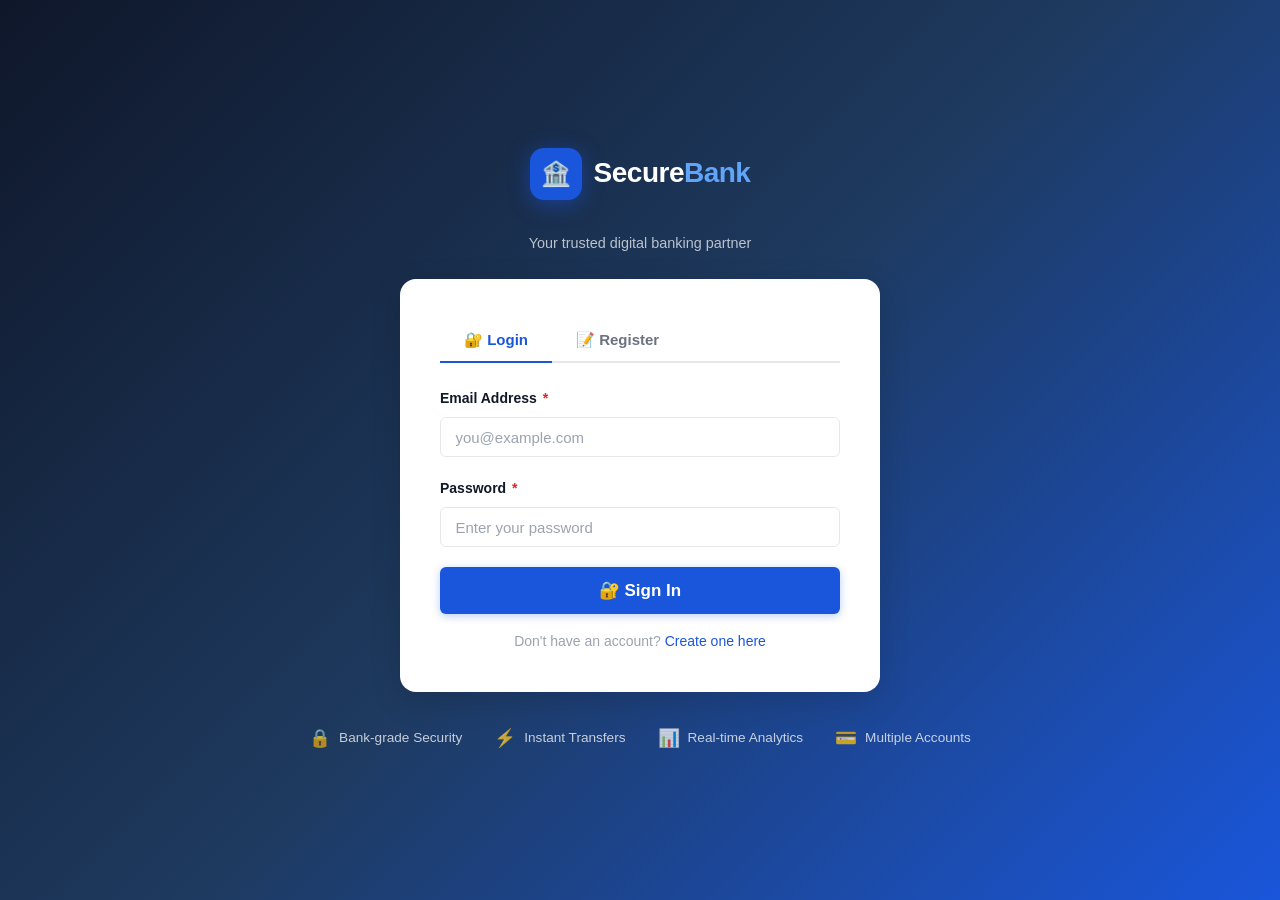
<file: frontend/index.html>
<!DOCTYPE html>
<html lang="en">
<head>
  <meta charset="UTF-8" />
  <meta name="viewport" content="width=device-width, initial-scale=1.0" />
  <title>SecureBank — Login &amp; Register</title>
  <link rel="stylesheet" href="css/style.css" />
  <link rel="stylesheet" href="css/responsive.css" />
  <style>
    .auth-divider { text-align:center; margin:1.25rem 0; position:relative; color:var(--text-muted); font-size:.85rem; }
    .auth-divider::before,
    .auth-divider::after { content:''; position:absolute; top:50%; width:42%; height:1px; background:var(--border); }
    .auth-divider::before { left:0; } .auth-divider::after { right:0; }
    .features { display:flex; gap:2rem; margin-top:2rem; flex-wrap:wrap; justify-content:center; }
    .feature { display:flex; align-items:center; gap:.5rem; color:rgba(255,255,255,.75); font-size:.85rem; }
    .feature-icon { font-size:1.1rem; }
  </style>
</head>
<body>
<div class="auth-page">
  <a href="index.html" class="auth-logo">
    <div class="auth-logo-icon">🏦</div>
    <div class="auth-logo-text">Secure<span>Bank</span></div>
  </a>
  <p class="auth-tagline">Your trusted digital banking partner</p>

  <div class="auth-card mt-4">
    <!-- Tabs -->
    <div class="tabs">
      <button class="tab-btn active" data-tab="login" data-tab-group="auth">🔐 Login</button>
      <button class="tab-btn" data-tab="register" data-tab-group="auth">📝 Register</button>
    </div>

    <!-- LOGIN TAB -->
    <div class="tab-content active" data-tab="login" data-tab-group="auth">
      <div id="loginAlert"></div>
      <form id="loginForm" novalidate>
        <div class="form-group">
          <label class="form-label" for="loginEmail">Email Address <span class="required">*</span></label>
          <input type="email" class="form-control" id="loginEmail" name="loginEmail"
                 placeholder="you@example.com" autocomplete="email" />
        </div>
        <div class="form-group">
          <label class="form-label" for="loginPassword">Password <span class="required">*</span></label>
          <input type="password" class="form-control" id="loginPassword" name="loginPassword"
                 placeholder="Enter your password" autocomplete="current-password" />
        </div>
        <button type="submit" class="btn btn-primary btn-block btn-lg" id="loginBtn">
          🔐 Sign In
        </button>
      </form>
      <p class="text-center text-muted mt-4" style="font-size:.875rem;">
        Don't have an account?
        <a href="#" onclick="switchTab('register')">Create one here</a>
      </p>
    </div>

    <!-- REGISTER TAB -->
    <div class="tab-content" data-tab="register" data-tab-group="auth">
      <div id="registerAlert"></div>
      <form id="registerForm" novalidate>
        <div class="form-row">
          <div class="form-group">
            <label class="form-label" for="regFirstName">First Name <span class="required">*</span></label>
            <input type="text" class="form-control" id="regFirstName" name="regFirstName"
                   placeholder="John" autocomplete="given-name" />
          </div>
          <div class="form-group">
            <label class="form-label" for="regLastName">Last Name <span class="required">*</span></label>
            <input type="text" class="form-control" id="regLastName" name="regLastName"
                   placeholder="Doe" autocomplete="family-name" />
          </div>
        </div>
        <div class="form-group">
          <label class="form-label" for="regEmail">Email Address <span class="required">*</span></label>
          <input type="email" class="form-control" id="regEmail" name="regEmail"
                 placeholder="you@example.com" autocomplete="email" />
        </div>
        <div class="form-group">
          <label class="form-label" for="regPhone">Phone Number <span class="required">*</span></label>
          <input type="tel" class="form-control" id="regPhone" name="regPhone"
                 placeholder="+1 (555) 000-0000" autocomplete="tel" />
        </div>
        <div class="form-group">
          <label class="form-label" for="regAddress">Address</label>
          <input type="text" class="form-control" id="regAddress" name="regAddress"
                 placeholder="123 Main St, City, State" autocomplete="street-address" />
        </div>
        <div class="form-row">
          <div class="form-group">
            <label class="form-label" for="regPassword">Password <span class="required">*</span></label>
            <input type="password" class="form-control" id="regPassword" name="regPassword"
                   placeholder="Min. 8 characters" autocomplete="new-password" />
          </div>
          <div class="form-group">
            <label class="form-label" for="regConfirmPassword">Confirm Password <span class="required">*</span></label>
            <input type="password" class="form-control" id="regConfirmPassword" name="regConfirmPassword"
                   placeholder="Repeat password" autocomplete="new-password" />
          </div>
        </div>
        <button type="submit" class="btn btn-primary btn-block btn-lg" id="registerBtn">
          📝 Create Account
        </button>
      </form>
      <p class="text-center text-muted mt-4" style="font-size:.875rem;">
        Already have an account?
        <a href="#" onclick="switchTab('login')">Sign in here</a>
      </p>
    </div>
  </div>

  <div class="features">
    <div class="feature"><span class="feature-icon">🔒</span> Bank-grade Security</div>
    <div class="feature"><span class="feature-icon">⚡</span> Instant Transfers</div>
    <div class="feature"><span class="feature-icon">📊</span> Real-time Analytics</div>
    <div class="feature"><span class="feature-icon">💳</span> Multiple Accounts</div>
  </div>
</div>

<script src="js/script.js"></script>
<script>
  // Redirect if already logged in
  (function() {
    const user = getCurrentUser();
    if (user) window.location.href = 'dashboard.html';
  })();

  function switchTab(tabName) {
    document.querySelectorAll('.tab-btn').forEach(b => {
      b.classList.toggle('active', b.dataset.tab === tabName);
    });
    document.querySelectorAll('.tab-content').forEach(c => {
      c.classList.toggle('active', c.dataset.tab === tabName);
    });
  }

  // ===== LOGIN =====
  document.getElementById('loginForm').addEventListener('submit', async function(e) {
    e.preventDefault();
    clearAlert('loginAlert');

    const email = document.getElementById('loginEmail').value.trim();
    const password = document.getElementById('loginPassword').value;

    if (!email || !password) {
      showAlert('loginAlert', 'Please enter your email and password.', 'warning');
      return;
    }

    setLoading('loginBtn', true, 'Signing in...');
    try {
      const user = await makeRequest('POST', '/api/users/login', { email, password });
      setCurrentUser(user);
      window.location.href = 'dashboard.html';
    } catch (err) {
      showAlert('loginAlert', err.message || 'Invalid email or password. Please try again.', 'danger');
      setLoading('loginBtn', false);
    }
  });

  // ===== REGISTER =====
  document.getElementById('registerForm').addEventListener('submit', async function(e) {
    e.preventDefault();
    clearAlert('registerAlert');

    const firstName = document.getElementById('regFirstName').value.trim();
    const lastName = document.getElementById('regLastName').value.trim();
    const email = document.getElementById('regEmail').value.trim();
    const phone = document.getElementById('regPhone').value.trim();
    const address = document.getElementById('regAddress').value.trim();
    const password = document.getElementById('regPassword').value;
    const confirmPassword = document.getElementById('regConfirmPassword').value;

    // Validation
    if (!firstName || !lastName || !email || !phone || !password) {
      showAlert('registerAlert', 'Please fill in all required fields.', 'warning');
      return;
    }
    if (!/^[^\s@]+@[^\s@]+\.[^\s@]+$/.test(email)) {
      showAlert('registerAlert', 'Please enter a valid email address.', 'warning');
      return;
    }
    if (password.length < 8) {
      showAlert('registerAlert', 'Password must be at least 8 characters.', 'warning');
      return;
    }
    if (password !== confirmPassword) {
      showAlert('registerAlert', 'Passwords do not match.', 'warning');
      return;
    }

    setLoading('registerBtn', true, 'Creating account...');
    try {
      const user = await makeRequest('POST', '/api/users/register', {
        firstName, lastName, email, phone, address, password
      });
      setCurrentUser(user);
      window.location.href = 'dashboard.html';
    } catch (err) {
      showAlert('registerAlert', err.message || 'Registration failed. Email may already be in use.', 'danger');
      setLoading('registerBtn', false);
    }
  });
</script>
</body>
</html>
</file>
<file: frontend/css/style.css>
/* ===== CSS VARIABLES ===== */
:root {
  --primary: #1a56db;
  --primary-dark: #1340b0;
  --primary-light: #e8f0fd;
  --secondary: #6b7280;
  --secondary-dark: #4b5563;
  --success: #057a55;
  --success-light: #def7ec;
  --danger: #e02424;
  --danger-light: #fde8e8;
  --warning: #d97706;
  --warning-light: #fef3c7;
  --info: #0694a2;
  --info-light: #e0f7f9;

  --bg: #f3f4f6;
  --bg-card: #ffffff;
  --bg-nav: #1e3a5f;
  --bg-nav-hover: #2a4f80;
  --bg-footer: #1e3a5f;

  --text-primary: #111827;
  --text-secondary: #6b7280;
  --text-muted: #9ca3af;
  --text-nav: #e2e8f0;
  --text-on-primary: #ffffff;

  --border: #e5e7eb;
  --border-focus: #1a56db;
  --radius: 10px;
  --radius-sm: 6px;
  --radius-lg: 16px;

  --shadow-sm: 0 1px 3px rgba(0,0,0,.08);
  --shadow: 0 4px 16px rgba(0,0,0,.10);
  --shadow-lg: 0 8px 32px rgba(0,0,0,.14);
  --shadow-card: 0 2px 8px rgba(26,86,219,.08);

  --transition: 0.2s ease;
  --font: 'Segoe UI', 'Inter', Arial, sans-serif;
  --font-mono: 'Courier New', monospace;

  --nav-height: 64px;
  --sidebar-w: 240px;
}

/* ===== DARK MODE ===== */
@media (prefers-color-scheme: dark) {
  :root {
    --bg: #0f172a;
    --bg-card: #1e293b;
    --bg-nav: #0f172a;
    --bg-nav-hover: #1e293b;
    --text-primary: #f1f5f9;
    --text-secondary: #94a3b8;
    --text-muted: #64748b;
    --border: #334155;
    --primary-light: #1e3a5f;
    --success-light: #052e16;
    --danger-light: #450a0a;
    --warning-light: #451a03;
    --info-light: #083344;
    --shadow-sm: 0 1px 3px rgba(0,0,0,.3);
    --shadow: 0 4px 16px rgba(0,0,0,.4);
    --shadow-lg: 0 8px 32px rgba(0,0,0,.5);
    --shadow-card: 0 2px 8px rgba(0,0,0,.3);
  }
}

/* ===== RESET & BASE ===== */
*, *::before, *::after { box-sizing: border-box; margin: 0; padding: 0; }

html { font-size: 16px; scroll-behavior: smooth; }

body {
  font-family: var(--font);
  background: var(--bg);
  color: var(--text-primary);
  line-height: 1.6;
  min-height: 100vh;
}

a { color: var(--primary); text-decoration: none; transition: color var(--transition); }
a:hover { color: var(--primary-dark); }

img { max-width: 100%; }

ul { list-style: none; }

/* ===== TYPOGRAPHY ===== */
h1, h2, h3, h4, h5, h6 {
  font-weight: 700;
  line-height: 1.3;
  color: var(--text-primary);
}
h1 { font-size: 2rem; }
h2 { font-size: 1.5rem; }
h3 { font-size: 1.25rem; }
h4 { font-size: 1.1rem; }

p { color: var(--text-secondary); }

/* ===== LAYOUT ===== */
.page-wrapper {
  display: flex;
  flex-direction: column;
  min-height: 100vh;
}

.container {
  max-width: 1200px;
  margin: 0 auto;
  padding: 0 1.5rem;
  width: 100%;
}

.main-content {
  flex: 1;
  padding: 2rem 1.5rem;
  max-width: 1200px;
  margin: 0 auto;
  width: 100%;
}

/* ===== NAVIGATION ===== */
.navbar {
  background: var(--bg-nav);
  height: var(--nav-height);
  position: sticky;
  top: 0;
  z-index: 1000;
  box-shadow: 0 2px 12px rgba(0,0,0,.3);
}

.navbar-inner {
  display: flex;
  align-items: center;
  justify-content: space-between;
  height: 100%;
  max-width: 1200px;
  margin: 0 auto;
  padding: 0 1.5rem;
}

.navbar-brand {
  display: flex;
  align-items: center;
  gap: 0.6rem;
  font-size: 1.4rem;
  font-weight: 800;
  color: #fff;
  letter-spacing: -0.5px;
  text-decoration: none;
}

.navbar-brand .brand-icon {
  width: 36px;
  height: 36px;
  background: var(--primary);
  border-radius: 8px;
  display: flex;
  align-items: center;
  justify-content: center;
  font-size: 1.1rem;
}

.navbar-brand span { color: #60a5fa; }

.nav-links {
  display: flex;
  align-items: center;
  gap: 0.25rem;
}

.nav-link {
  color: var(--text-nav);
  padding: 0.45rem 0.85rem;
  border-radius: var(--radius-sm);
  font-size: 0.875rem;
  font-weight: 500;
  transition: background var(--transition), color var(--transition);
  display: flex;
  align-items: center;
  gap: 0.4rem;
  white-space: nowrap;
}

.nav-link:hover, .nav-link.active {
  background: var(--bg-nav-hover);
  color: #fff;
}

.nav-link .nav-icon { font-size: 0.9rem; opacity: 0.85; }

.nav-right {
  display: flex;
  align-items: center;
  gap: 0.75rem;
}

.nav-user {
  display: flex;
  align-items: center;
  gap: 0.5rem;
  color: var(--text-nav);
  font-size: 0.875rem;
}

.nav-avatar {
  width: 34px;
  height: 34px;
  background: var(--primary);
  border-radius: 50%;
  display: flex;
  align-items: center;
  justify-content: center;
  font-weight: 700;
  font-size: 0.9rem;
  color: #fff;
  text-transform: uppercase;
}

.hamburger {
  display: none;
  flex-direction: column;
  gap: 5px;
  cursor: pointer;
  padding: 4px;
  background: none;
  border: none;
}

.hamburger span {
  display: block;
  width: 24px;
  height: 2px;
  background: #fff;
  border-radius: 2px;
  transition: all var(--transition);
}

/* ===== CARDS ===== */
.card {
  background: var(--bg-card);
  border-radius: var(--radius);
  box-shadow: var(--shadow-card);
  border: 1px solid var(--border);
  overflow: hidden;
}

.card-header {
  padding: 1.25rem 1.5rem;
  border-bottom: 1px solid var(--border);
  display: flex;
  align-items: center;
  justify-content: space-between;
}

.card-title {
  font-size: 1rem;
  font-weight: 700;
  color: var(--text-primary);
  display: flex;
  align-items: center;
  gap: 0.5rem;
}

.card-body { padding: 1.5rem; }
.card-footer {
  padding: 1rem 1.5rem;
  border-top: 1px solid var(--border);
  background: var(--bg);
}

/* ===== DASHBOARD STATS ===== */
.stats-grid {
  display: grid;
  grid-template-columns: repeat(auto-fit, minmax(220px, 1fr));
  gap: 1.25rem;
  margin-bottom: 2rem;
}

.stat-card {
  background: var(--bg-card);
  border-radius: var(--radius);
  padding: 1.5rem;
  border: 1px solid var(--border);
  box-shadow: var(--shadow-card);
  display: flex;
  align-items: flex-start;
  gap: 1rem;
  transition: transform var(--transition), box-shadow var(--transition);
}

.stat-card:hover {
  transform: translateY(-2px);
  box-shadow: var(--shadow);
}

.stat-icon {
  width: 52px;
  height: 52px;
  border-radius: var(--radius);
  display: flex;
  align-items: center;
  justify-content: center;
  font-size: 1.4rem;
  flex-shrink: 0;
}

.stat-icon.blue { background: var(--primary-light); color: var(--primary); }
.stat-icon.green { background: var(--success-light); color: var(--success); }
.stat-icon.red { background: var(--danger-light); color: var(--danger); }
.stat-icon.yellow { background: var(--warning-light); color: var(--warning); }
.stat-icon.teal { background: var(--info-light); color: var(--info); }

.stat-info { flex: 1; min-width: 0; }
.stat-label { font-size: 0.8rem; color: var(--text-secondary); font-weight: 500; text-transform: uppercase; letter-spacing: 0.5px; margin-bottom: 0.25rem; }
.stat-value { font-size: 1.6rem; font-weight: 800; color: var(--text-primary); line-height: 1.2; }
.stat-sub { font-size: 0.8rem; color: var(--text-muted); margin-top: 0.2rem; }

/* ===== ACCOUNT CARDS ===== */
.accounts-grid {
  display: grid;
  grid-template-columns: repeat(auto-fill, minmax(300px, 1fr));
  gap: 1.25rem;
}

.account-card {
  background: linear-gradient(135deg, var(--primary) 0%, var(--primary-dark) 100%);
  border-radius: var(--radius-lg);
  padding: 1.5rem;
  color: #fff;
  position: relative;
  overflow: hidden;
  box-shadow: var(--shadow);
  transition: transform var(--transition), box-shadow var(--transition);
}

.account-card:hover {
  transform: translateY(-3px);
  box-shadow: var(--shadow-lg);
}

.account-card::after {
  content: '';
  position: absolute;
  top: -50%;
  right: -20%;
  width: 200px;
  height: 200px;
  background: rgba(255,255,255,.08);
  border-radius: 50%;
}

.account-card::before {
  content: '';
  position: absolute;
  bottom: -30%;
  right: 10%;
  width: 150px;
  height: 150px;
  background: rgba(255,255,255,.05);
  border-radius: 50%;
}

.account-type-badge {
  font-size: 0.7rem;
  text-transform: uppercase;
  letter-spacing: 1.5px;
  font-weight: 700;
  background: rgba(255,255,255,.2);
  padding: 0.3rem 0.75rem;
  border-radius: 20px;
  display: inline-block;
  margin-bottom: 1.25rem;
}

.account-number {
  font-family: var(--font-mono);
  font-size: 0.95rem;
  opacity: 0.8;
  letter-spacing: 2px;
  margin-bottom: 1rem;
}

.account-balance-label { font-size: 0.8rem; opacity: 0.75; margin-bottom: 0.25rem; }
.account-balance { font-size: 2rem; font-weight: 800; letter-spacing: -1px; }

.account-card.savings {
  background: linear-gradient(135deg, #0f766e 0%, #065f46 100%);
}

.account-card.checking {
  background: linear-gradient(135deg, #1a56db 0%, #1340b0 100%);
}

.account-card.business {
  background: linear-gradient(135deg, #7c3aed 0%, #5b21b6 100%);
}

/* ===== CONTENT GRID ===== */
.content-grid {
  display: grid;
  grid-template-columns: 1fr 1fr;
  gap: 1.5rem;
}

.content-grid.three-col {
  grid-template-columns: 1fr 1fr 1fr;
}

.col-span-2 { grid-column: span 2; }

/* ===== FORMS ===== */
.form-group {
  margin-bottom: 1.25rem;
}

.form-label {
  display: block;
  font-size: 0.875rem;
  font-weight: 600;
  color: var(--text-primary);
  margin-bottom: 0.5rem;
}

.form-label .required { color: var(--danger); margin-left: 2px; }

.form-control {
  display: block;
  width: 100%;
  padding: 0.65rem 0.9rem;
  font-size: 0.9375rem;
  font-family: var(--font);
  color: var(--text-primary);
  background: var(--bg-card);
  border: 1.5px solid var(--border);
  border-radius: var(--radius-sm);
  transition: border-color var(--transition), box-shadow var(--transition);
  outline: none;
  appearance: none;
}

.form-control:focus {
  border-color: var(--border-focus);
  box-shadow: 0 0 0 3px rgba(26,86,219,.15);
}

.form-control::placeholder { color: var(--text-muted); }

.form-control.is-invalid { border-color: var(--danger); }
.form-control.is-valid { border-color: var(--success); }

.form-control:disabled, .form-control[readonly] {
  background: var(--bg);
  opacity: 0.75;
  cursor: not-allowed;
}

select.form-control { cursor: pointer; }

.form-text {
  font-size: 0.8rem;
  color: var(--text-muted);
  margin-top: 0.35rem;
}

.invalid-feedback {
  font-size: 0.8rem;
  color: var(--danger);
  margin-top: 0.35rem;
  display: none;
}

.is-invalid ~ .invalid-feedback { display: block; }

.form-row {
  display: grid;
  grid-template-columns: 1fr 1fr;
  gap: 1rem;
}

.input-group {
  display: flex;
  gap: 0;
}

.input-group .form-control { border-radius: var(--radius-sm) 0 0 var(--radius-sm); flex: 1; }
.input-group .btn { border-radius: 0 var(--radius-sm) var(--radius-sm) 0; }

/* ===== BUTTONS ===== */
.btn {
  display: inline-flex;
  align-items: center;
  justify-content: center;
  gap: 0.45rem;
  padding: 0.625rem 1.25rem;
  font-size: 0.9375rem;
  font-weight: 600;
  font-family: var(--font);
  border: none;
  border-radius: var(--radius-sm);
  cursor: pointer;
  transition: background var(--transition), transform var(--transition), box-shadow var(--transition), opacity var(--transition);
  text-decoration: none;
  white-space: nowrap;
  user-select: none;
}

.btn:active { transform: scale(0.97); }

.btn:disabled {
  opacity: 0.55;
  cursor: not-allowed;
  transform: none;
}

.btn-primary {
  background: var(--primary);
  color: #fff;
  box-shadow: 0 2px 8px rgba(26,86,219,.3);
}

.btn-primary:hover:not(:disabled) {
  background: var(--primary-dark);
  box-shadow: 0 4px 12px rgba(26,86,219,.4);
}

.btn-secondary {
  background: var(--secondary);
  color: #fff;
}

.btn-secondary:hover:not(:disabled) { background: var(--secondary-dark); }

.btn-success {
  background: var(--success);
  color: #fff;
  box-shadow: 0 2px 8px rgba(5,122,85,.25);
}

.btn-success:hover:not(:disabled) { background: #046c4e; }

.btn-danger {
  background: var(--danger);
  color: #fff;
  box-shadow: 0 2px 8px rgba(224,36,36,.25);
}

.btn-danger:hover:not(:disabled) { background: #c81e1e; }

.btn-warning {
  background: var(--warning);
  color: #fff;
}

.btn-warning:hover:not(:disabled) { background: #b45309; }

.btn-outline {
  background: transparent;
  color: var(--primary);
  border: 1.5px solid var(--primary);
}

.btn-outline:hover:not(:disabled) {
  background: var(--primary);
  color: #fff;
}

.btn-ghost {
  background: transparent;
  color: var(--text-secondary);
}

.btn-ghost:hover:not(:disabled) {
  background: var(--bg);
  color: var(--text-primary);
}

.btn-sm { padding: 0.4rem 0.8rem; font-size: 0.8125rem; }
.btn-lg { padding: 0.8rem 1.75rem; font-size: 1.0625rem; }
.btn-block { width: 100%; }
.btn-icon { padding: 0.5rem; border-radius: 50%; width: 36px; height: 36px; }

/* ===== TABLES ===== */
.table-wrapper {
  overflow-x: auto;
  border-radius: var(--radius);
}

table {
  width: 100%;
  border-collapse: collapse;
  font-size: 0.9rem;
}

th {
  background: var(--bg);
  color: var(--text-secondary);
  font-size: 0.75rem;
  font-weight: 700;
  text-transform: uppercase;
  letter-spacing: 0.5px;
  padding: 0.875rem 1rem;
  text-align: left;
  border-bottom: 2px solid var(--border);
  white-space: nowrap;
}

td {
  padding: 0.875rem 1rem;
  border-bottom: 1px solid var(--border);
  color: var(--text-primary);
  vertical-align: middle;
}

tr:last-child td { border-bottom: none; }

tr:hover td { background: var(--primary-light); }

.table-striped tr:nth-child(even) td { background: var(--bg); }

/* ===== BADGES ===== */
.badge {
  display: inline-flex;
  align-items: center;
  gap: 0.3rem;
  padding: 0.25rem 0.65rem;
  border-radius: 20px;
  font-size: 0.75rem;
  font-weight: 700;
  text-transform: uppercase;
  letter-spacing: 0.4px;
}

.badge-primary { background: var(--primary-light); color: var(--primary); }
.badge-success { background: var(--success-light); color: var(--success); }
.badge-danger { background: var(--danger-light); color: var(--danger); }
.badge-warning { background: var(--warning-light); color: var(--warning); }
.badge-secondary { background: var(--bg); color: var(--text-secondary); }
.badge-info { background: var(--info-light); color: var(--info); }

.badge::before { content: '●'; font-size: 0.5rem; }

/* ===== ALERTS ===== */
.alert {
  display: flex;
  align-items: flex-start;
  gap: 0.75rem;
  padding: 0.875rem 1rem;
  border-radius: var(--radius-sm);
  font-size: 0.9rem;
  font-weight: 500;
  margin-bottom: 1rem;
  border-left: 4px solid;
  animation: slideDown 0.3s ease;
}

@keyframes slideDown {
  from { opacity: 0; transform: translateY(-10px); }
  to { opacity: 1; transform: translateY(0); }
}

.alert-icon { font-size: 1rem; flex-shrink: 0; margin-top: 1px; }

.alert-success { background: var(--success-light); color: var(--success); border-color: var(--success); }
.alert-danger { background: var(--danger-light); color: var(--danger); border-color: var(--danger); }
.alert-warning { background: var(--warning-light); color: var(--warning); border-color: var(--warning); }
.alert-info { background: var(--info-light); color: var(--info); border-color: var(--info); }

.alert-close {
  margin-left: auto;
  background: none;
  border: none;
  cursor: pointer;
  color: inherit;
  opacity: 0.7;
  font-size: 1rem;
  line-height: 1;
  padding: 0;
}

/* ===== LOADING SPINNER ===== */
.spinner {
  display: inline-block;
  width: 20px;
  height: 20px;
  border: 2.5px solid rgba(255,255,255,.35);
  border-top-color: #fff;
  border-radius: 50%;
  animation: spin 0.7s linear infinite;
  vertical-align: middle;
}

.spinner-dark {
  border-color: rgba(26,86,219,.2);
  border-top-color: var(--primary);
}

.spinner-lg { width: 40px; height: 40px; border-width: 4px; }

@keyframes spin { to { transform: rotate(360deg); } }

.loading-overlay {
  position: fixed;
  inset: 0;
  background: rgba(0,0,0,.4);
  display: flex;
  align-items: center;
  justify-content: center;
  z-index: 9999;
}

.loading-box {
  background: var(--bg-card);
  border-radius: var(--radius);
  padding: 2rem 3rem;
  display: flex;
  flex-direction: column;
  align-items: center;
  gap: 1rem;
  box-shadow: var(--shadow-lg);
}

/* ===== MODALS ===== */
.modal-overlay {
  position: fixed;
  inset: 0;
  background: rgba(0,0,0,.5);
  display: flex;
  align-items: center;
  justify-content: center;
  z-index: 2000;
  padding: 1rem;
  animation: fadeIn 0.2s ease;
}

@keyframes fadeIn { from { opacity: 0; } to { opacity: 1; } }

.modal {
  background: var(--bg-card);
  border-radius: var(--radius-lg);
  box-shadow: var(--shadow-lg);
  max-width: 500px;
  width: 100%;
  animation: slideUp 0.25s ease;
}

@keyframes slideUp {
  from { opacity: 0; transform: translateY(30px); }
  to { opacity: 1; transform: translateY(0); }
}

.modal-header {
  padding: 1.25rem 1.5rem;
  border-bottom: 1px solid var(--border);
  display: flex;
  align-items: center;
  justify-content: space-between;
}

.modal-title { font-size: 1.1rem; font-weight: 700; }

.modal-close {
  background: none;
  border: none;
  cursor: pointer;
  color: var(--text-secondary);
  font-size: 1.25rem;
  width: 32px;
  height: 32px;
  display: flex;
  align-items: center;
  justify-content: center;
  border-radius: 50%;
  transition: background var(--transition);
}

.modal-close:hover { background: var(--bg); }

.modal-body { padding: 1.5rem; }
.modal-footer {
  padding: 1rem 1.5rem;
  border-top: 1px solid var(--border);
  display: flex;
  justify-content: flex-end;
  gap: 0.75rem;
}

/* ===== TABS ===== */
.tabs {
  display: flex;
  border-bottom: 2px solid var(--border);
  margin-bottom: 1.5rem;
  gap: 0;
}

.tab-btn {
  padding: 0.75rem 1.5rem;
  background: none;
  border: none;
  border-bottom: 2px solid transparent;
  margin-bottom: -2px;
  cursor: pointer;
  font-size: 0.9375rem;
  font-weight: 600;
  color: var(--text-secondary);
  transition: color var(--transition), border-color var(--transition);
  display: flex;
  align-items: center;
  gap: 0.4rem;
}

.tab-btn:hover { color: var(--primary); }
.tab-btn.active { color: var(--primary); border-bottom-color: var(--primary); }

.tab-content { display: none; }
.tab-content.active { display: block; }

/* ===== AUTH PAGE ===== */
.auth-page {
  min-height: 100vh;
  background: linear-gradient(135deg, #0f172a 0%, #1e3a5f 50%, #1a56db 100%);
  display: flex;
  flex-direction: column;
  align-items: center;
  justify-content: center;
  padding: 2rem 1rem;
}

.auth-logo {
  display: flex;
  align-items: center;
  gap: 0.75rem;
  margin-bottom: 2rem;
  text-decoration: none;
}

.auth-logo-icon {
  width: 52px;
  height: 52px;
  background: var(--primary);
  border-radius: 14px;
  display: flex;
  align-items: center;
  justify-content: center;
  font-size: 1.5rem;
  box-shadow: 0 4px 20px rgba(26,86,219,.5);
}

.auth-logo-text {
  font-size: 1.75rem;
  font-weight: 800;
  color: #fff;
  letter-spacing: -0.5px;
}

.auth-logo-text span { color: #60a5fa; }

.auth-card {
  background: var(--bg-card);
  border-radius: var(--radius-lg);
  box-shadow: var(--shadow-lg);
  padding: 2.5rem;
  width: 100%;
  max-width: 480px;
}

.auth-tagline {
  text-align: center;
  color: rgba(255,255,255,.7);
  font-size: 0.9rem;
  margin-bottom: 0.5rem;
}

/* ===== PAGE HEADER ===== */
.page-header {
  margin-bottom: 2rem;
}

.page-title {
  font-size: 1.625rem;
  font-weight: 800;
  color: var(--text-primary);
  display: flex;
  align-items: center;
  gap: 0.6rem;
  margin-bottom: 0.3rem;
}

.page-title-icon {
  width: 40px;
  height: 40px;
  background: var(--primary-light);
  color: var(--primary);
  border-radius: var(--radius-sm);
  display: flex;
  align-items: center;
  justify-content: center;
  font-size: 1.1rem;
}

.page-subtitle { color: var(--text-secondary); font-size: 0.9rem; }

/* ===== TRANSACTION LIST ===== */
.transaction-item {
  display: flex;
  align-items: center;
  gap: 1rem;
  padding: 0.875rem 0;
  border-bottom: 1px solid var(--border);
}

.transaction-item:last-child { border-bottom: none; }

.txn-icon {
  width: 42px;
  height: 42px;
  border-radius: 50%;
  display: flex;
  align-items: center;
  justify-content: center;
  font-size: 1rem;
  flex-shrink: 0;
}

.txn-icon.credit { background: var(--success-light); color: var(--success); }
.txn-icon.debit { background: var(--danger-light); color: var(--danger); }
.txn-icon.transfer { background: var(--info-light); color: var(--info); }

.txn-info { flex: 1; min-width: 0; }
.txn-desc {
  font-weight: 600;
  font-size: 0.9rem;
  white-space: nowrap;
  overflow: hidden;
  text-overflow: ellipsis;
}
.txn-date { font-size: 0.78rem; color: var(--text-muted); }

.txn-amount {
  font-weight: 700;
  font-size: 0.95rem;
  white-space: nowrap;
}

.txn-amount.credit { color: var(--success); }
.txn-amount.debit { color: var(--danger); }

/* ===== LOAN CARD ===== */
.loan-card {
  background: var(--bg-card);
  border: 1px solid var(--border);
  border-radius: var(--radius);
  padding: 1.25rem;
  transition: box-shadow var(--transition);
}

.loan-card:hover { box-shadow: var(--shadow); }

.loan-header {
  display: flex;
  align-items: center;
  justify-content: space-between;
  margin-bottom: 1rem;
}

.loan-type { font-weight: 700; font-size: 1rem; }
.loan-meta { font-size: 0.8rem; color: var(--text-muted); margin-top: 0.15rem; }

.loan-progress {
  background: var(--border);
  border-radius: 10px;
  height: 8px;
  overflow: hidden;
  margin: 0.75rem 0;
}

.loan-progress-bar {
  height: 100%;
  background: var(--primary);
  border-radius: 10px;
  transition: width 0.5s ease;
}

.loan-details {
  display: grid;
  grid-template-columns: 1fr 1fr 1fr;
  gap: 0.75rem;
  font-size: 0.82rem;
}

.loan-detail-item { }
.loan-detail-label { color: var(--text-muted); margin-bottom: 0.15rem; }
.loan-detail-value { font-weight: 700; color: var(--text-primary); }

/* ===== EMPTY STATE ===== */
.empty-state {
  text-align: center;
  padding: 3rem 1rem;
  color: var(--text-muted);
}

.empty-state-icon {
  font-size: 3rem;
  margin-bottom: 1rem;
  opacity: 0.5;
}

.empty-state h3 { color: var(--text-secondary); margin-bottom: 0.5rem; }
.empty-state p { font-size: 0.9rem; }

/* ===== SECTION DIVIDER ===== */
.section-title {
  font-size: 1rem;
  font-weight: 700;
  color: var(--text-primary);
  padding-bottom: 0.75rem;
  border-bottom: 2px solid var(--border);
  margin-bottom: 1.25rem;
  display: flex;
  align-items: center;
  gap: 0.5rem;
}

/* ===== UTILITIES ===== */
.text-center { text-align: center; }
.text-right { text-align: right; }
.text-left { text-align: left; }
.text-muted { color: var(--text-muted); }
.text-secondary { color: var(--text-secondary); }
.text-success { color: var(--success); }
.text-danger { color: var(--danger); }
.text-warning { color: var(--warning); }
.text-primary-color { color: var(--primary); }
.font-mono { font-family: var(--font-mono); }
.font-bold { font-weight: 700; }
.font-semibold { font-weight: 600; }

.mt-1 { margin-top: 0.25rem; }
.mt-2 { margin-top: 0.5rem; }
.mt-3 { margin-top: 0.75rem; }
.mt-4 { margin-top: 1rem; }
.mt-6 { margin-top: 1.5rem; }
.mb-1 { margin-bottom: 0.25rem; }
.mb-2 { margin-bottom: 0.5rem; }
.mb-3 { margin-bottom: 0.75rem; }
.mb-4 { margin-bottom: 1rem; }
.mb-6 { margin-bottom: 1.5rem; }
.gap-2 { gap: 0.5rem; }
.gap-3 { gap: 0.75rem; }
.d-flex { display: flex; }
.align-center { align-items: center; }
.justify-between { justify-content: space-between; }
.justify-end { justify-content: flex-end; }
.flex-wrap { flex-wrap: wrap; }
.w-full { width: 100%; }
.hidden { display: none !important; }

/* ===== PRINT STYLES ===== */
@media print {
  .navbar, .nav-links, .btn:not(.btn-print), .no-print { display: none !important; }
  body { background: #fff; }
  .card { box-shadow: none; border: 1px solid #ddd; }
  .main-content { padding: 0; }
}
</file>
<file: frontend/css/responsive.css>
/* ===== RESPONSIVE CSS ===== */

/* ===== LARGE SCREENS (>1200px) ===== */
@media (min-width: 1200px) {
  .stats-grid { grid-template-columns: repeat(4, 1fr); }
}

/* ===== MEDIUM-LARGE (992px - 1199px) ===== */
@media (max-width: 1199px) {
  .main-content { padding: 1.5rem 1.25rem; }
  .content-grid.three-col { grid-template-columns: 1fr 1fr; }
}

/* ===== TABLETS (768px - 991px) ===== */
@media (max-width: 991px) {
  :root { --nav-height: 60px; }

  .stats-grid { grid-template-columns: repeat(2, 1fr); }

  .content-grid { grid-template-columns: 1fr; }
  .content-grid .col-span-2 { grid-column: span 1; }

  .accounts-grid { grid-template-columns: repeat(auto-fill, minmax(260px, 1fr)); }

  .form-row { grid-template-columns: 1fr; }

  .loan-details { grid-template-columns: 1fr 1fr; }
}

/* ===== TABLET/MOBILE (768px) ===== */
@media (max-width: 768px) {
  /* Navigation - Hamburger */
  .hamburger { display: flex; }

  .nav-links {
    position: fixed;
    top: var(--nav-height);
    left: 0;
    right: 0;
    background: var(--bg-nav);
    flex-direction: column;
    align-items: stretch;
    padding: 0.75rem 1rem 1rem;
    gap: 0.25rem;
    box-shadow: 0 8px 24px rgba(0,0,0,.3);
    transform: translateY(-100%);
    opacity: 0;
    pointer-events: none;
    transition: transform 0.3s ease, opacity 0.3s ease;
    z-index: 999;
    border-bottom: 2px solid rgba(255,255,255,.1);
  }

  .nav-links.nav-open {
    transform: translateY(0);
    opacity: 1;
    pointer-events: auto;
  }

  .nav-link {
    padding: 0.75rem 1rem;
    border-radius: var(--radius-sm);
    font-size: 0.95rem;
  }

  .nav-user-name { display: none; }

  /* Main Content */
  .main-content { padding: 1.25rem 1rem; }

  /* Auth Card */
  .auth-card { padding: 1.75rem 1.25rem; }
  .auth-logo-text { font-size: 1.5rem; }

  /* Stats */
  .stats-grid { grid-template-columns: 1fr 1fr; gap: 1rem; }
  .stat-card { padding: 1.1rem; }
  .stat-value { font-size: 1.3rem; }
  .stat-icon { width: 44px; height: 44px; font-size: 1.2rem; }

  /* Account Cards */
  .accounts-grid { grid-template-columns: 1fr; }
  .account-balance { font-size: 1.75rem; }

  /* Content Grid */
  .content-grid, .content-grid.three-col {
    grid-template-columns: 1fr;
  }

  /* Tables - Horizontal Scroll */
  .table-wrapper {
    overflow-x: auto;
    -webkit-overflow-scrolling: touch;
  }

  table { min-width: 600px; }

  th, td {
    padding: 0.7rem 0.75rem;
    font-size: 0.85rem;
  }

  /* Cards */
  .card-header { padding: 1rem 1.25rem; }
  .card-body { padding: 1.25rem; }
  .card-footer { padding: 0.875rem 1.25rem; }

  /* Buttons */
  .btn { min-height: 44px; } /* Touch-friendly */
  .btn-sm { min-height: 36px; }

  /* Forms */
  .form-row { grid-template-columns: 1fr; }

  /* Page Header */
  .page-title { font-size: 1.375rem; }

  /* Loan Details */
  .loan-details { grid-template-columns: 1fr 1fr; }

  /* Tabs */
  .tabs { gap: 0; overflow-x: auto; -webkit-overflow-scrolling: touch; }
  .tab-btn { padding: 0.6rem 1rem; font-size: 0.875rem; white-space: nowrap; flex-shrink: 0; }

  /* Modal */
  .modal { border-radius: var(--radius); }
  .modal-overlay { padding: 0.75rem; }

  /* Hamburger animation when open */
  .hamburger.open span:nth-child(1) {
    transform: rotate(45deg) translate(5px, 5px);
  }
  .hamburger.open span:nth-child(2) {
    opacity: 0;
    transform: scaleX(0);
  }
  .hamburger.open span:nth-child(3) {
    transform: rotate(-45deg) translate(5px, -5px);
  }
}

/* ===== MOBILE (480px) ===== */
@media (max-width: 480px) {
  html { font-size: 15px; }

  .main-content { padding: 1rem 0.75rem; }

  /* Stats - stack single column */
  .stats-grid { grid-template-columns: 1fr; }

  .stat-card { padding: 1rem; }

  /* Auth */
  .auth-card { padding: 1.5rem 1rem; }
  .auth-logo { margin-bottom: 1.5rem; }

  /* Account card */
  .account-balance { font-size: 1.5rem; }

  /* Buttons - full-width on mobile */
  .btn-mobile-block { width: 100%; }

  .modal-footer {
    flex-direction: column-reverse;
    gap: 0.5rem;
  }

  .modal-footer .btn { width: 100%; }

  /* Loan details - single column */
  .loan-details { grid-template-columns: 1fr; }

  /* Page title */
  .page-title { font-size: 1.25rem; }
  .page-title-icon { width: 34px; height: 34px; font-size: 0.95rem; }

  /* Nav avatar */
  .nav-right .btn { padding: 0.4rem 0.7rem; font-size: 0.8rem; }

  /* Transaction items */
  .txn-icon { width: 36px; height: 36px; font-size: 0.875rem; }
  .txn-desc { font-size: 0.85rem; }

  /* Form */
  .form-control { font-size: 1rem; } /* Prevents iOS zoom on focus */

  /* Table stacked layout on very small screens */
  .table-stacked table,
  .table-stacked thead,
  .table-stacked tbody,
  .table-stacked th,
  .table-stacked td,
  .table-stacked tr {
    display: block;
  }

  .table-stacked thead tr {
    position: absolute;
    top: -9999px;
    left: -9999px;
  }

  .table-stacked tr {
    border: 1px solid var(--border);
    border-radius: var(--radius-sm);
    margin-bottom: 0.75rem;
    overflow: hidden;
  }

  .table-stacked td {
    border: none;
    border-bottom: 1px solid var(--border);
    position: relative;
    padding-left: 45%;
    text-align: right;
    min-height: 40px;
  }

  .table-stacked td:last-child { border-bottom: none; }

  .table-stacked td::before {
    content: attr(data-label);
    position: absolute;
    left: 0.75rem;
    top: 50%;
    transform: translateY(-50%);
    font-size: 0.75rem;
    font-weight: 700;
    color: var(--text-secondary);
    text-transform: uppercase;
    text-align: left;
    max-width: 40%;
  }
}

/* ===== VERY SMALL (360px) ===== */
@media (max-width: 360px) {
  .navbar-brand .brand-icon { width: 30px; height: 30px; font-size: 0.9rem; }
  .navbar-brand { font-size: 1.2rem; }
  .auth-logo-icon { width: 44px; height: 44px; }
}

/* ===== LANDSCAPE MOBILE ===== */
@media (max-width: 768px) and (orientation: landscape) {
  .auth-page { padding: 1rem; }
  .auth-card { padding: 1.25rem; }
  .auth-logo { margin-bottom: 1rem; }
}

/* ===== HIGH DPI / RETINA ===== */
@media (-webkit-min-device-pixel-ratio: 2), (min-resolution: 192dpi) {
  .account-card::after, .account-card::before { display: none; }
}

/* ===== REDUCED MOTION ===== */
@media (prefers-reduced-motion: reduce) {
  *, *::before, *::after {
    animation-duration: 0.01ms !important;
    animation-iteration-count: 1 !important;
    transition-duration: 0.01ms !important;
  }

  .spinner { animation: none; border-top-color: var(--primary); }
}

/* ===== FOCUS VISIBLE (Accessibility) ===== */
:focus-visible {
  outline: 2px solid var(--primary);
  outline-offset: 2px;
}

/* ===== TOUCH IMPROVEMENTS ===== */
@media (hover: none) {
  .stat-card:hover { transform: none; }
  .account-card:hover { transform: none; }
  .loan-card:hover { box-shadow: none; }

  /* Larger tap targets */
  .tab-btn { padding: 0.7rem 1.25rem; }
  .nav-link { padding: 0.6rem 1rem; }
}
</file>
